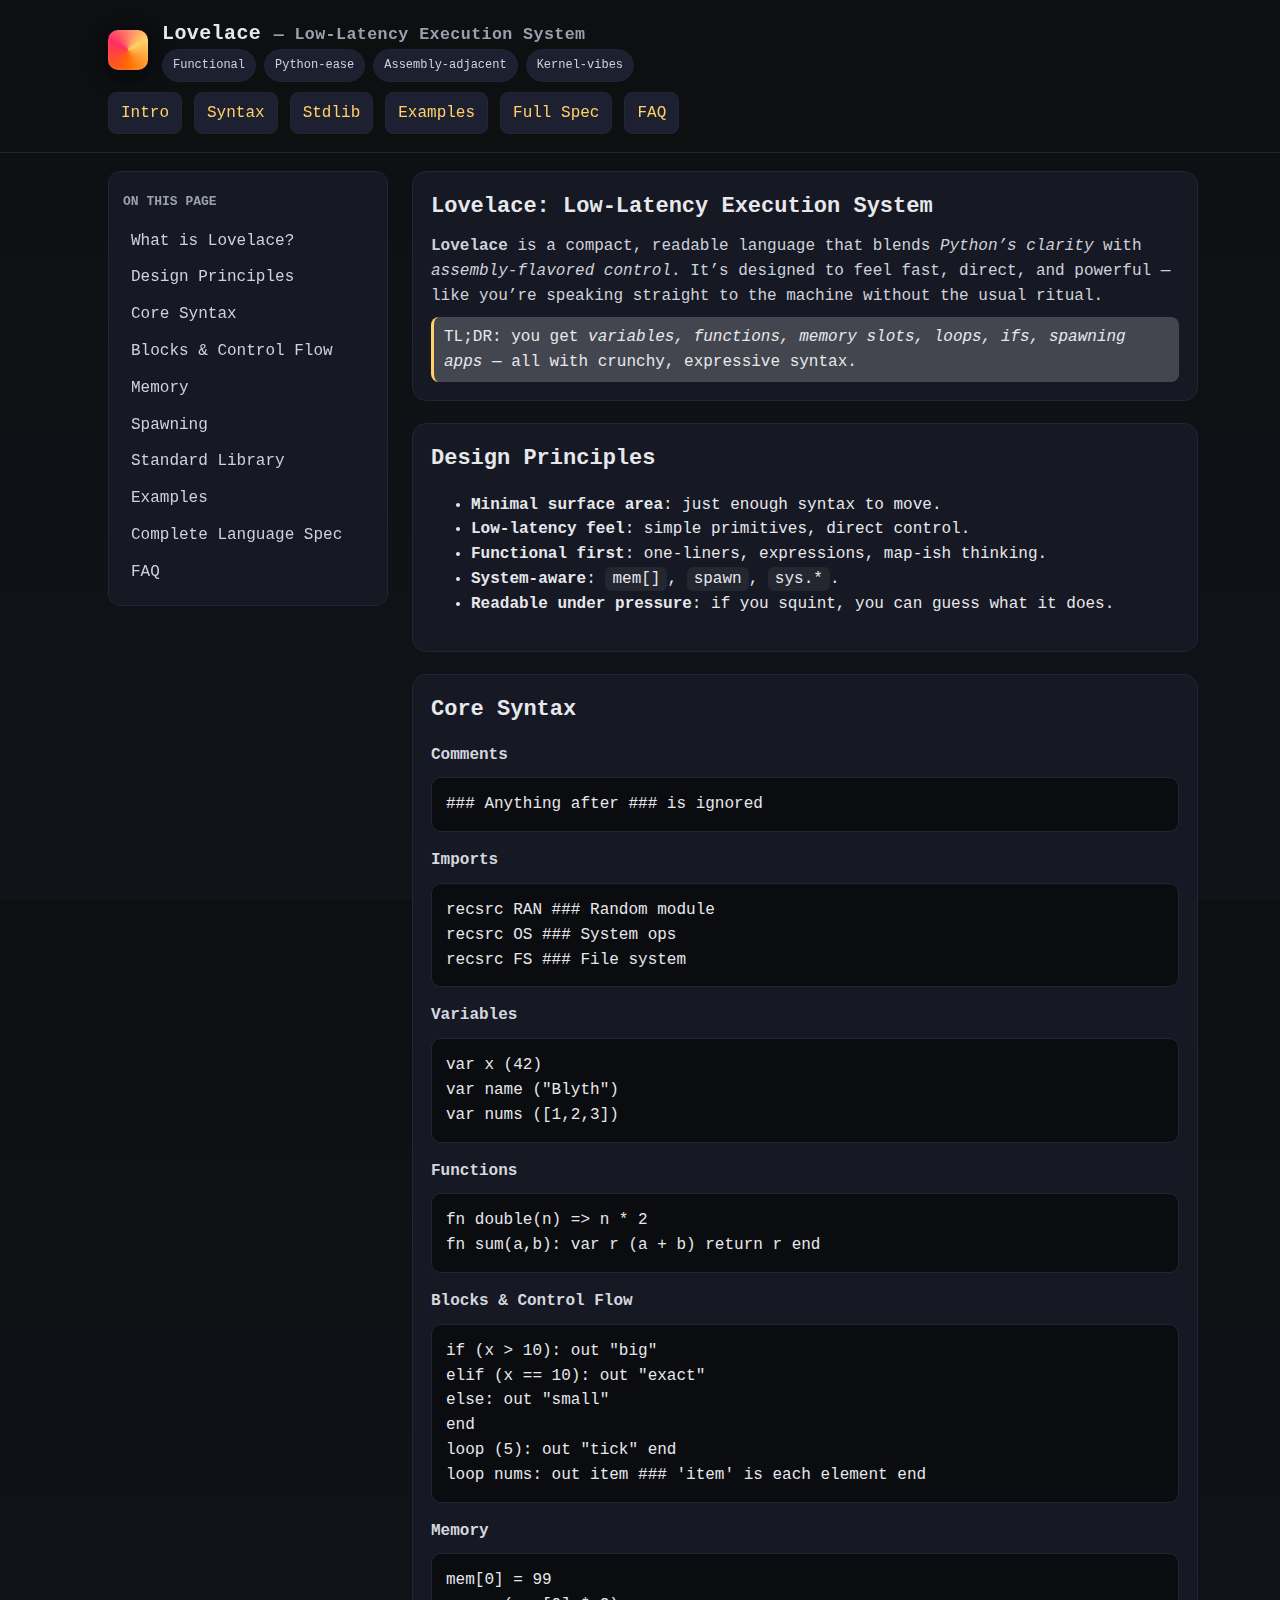
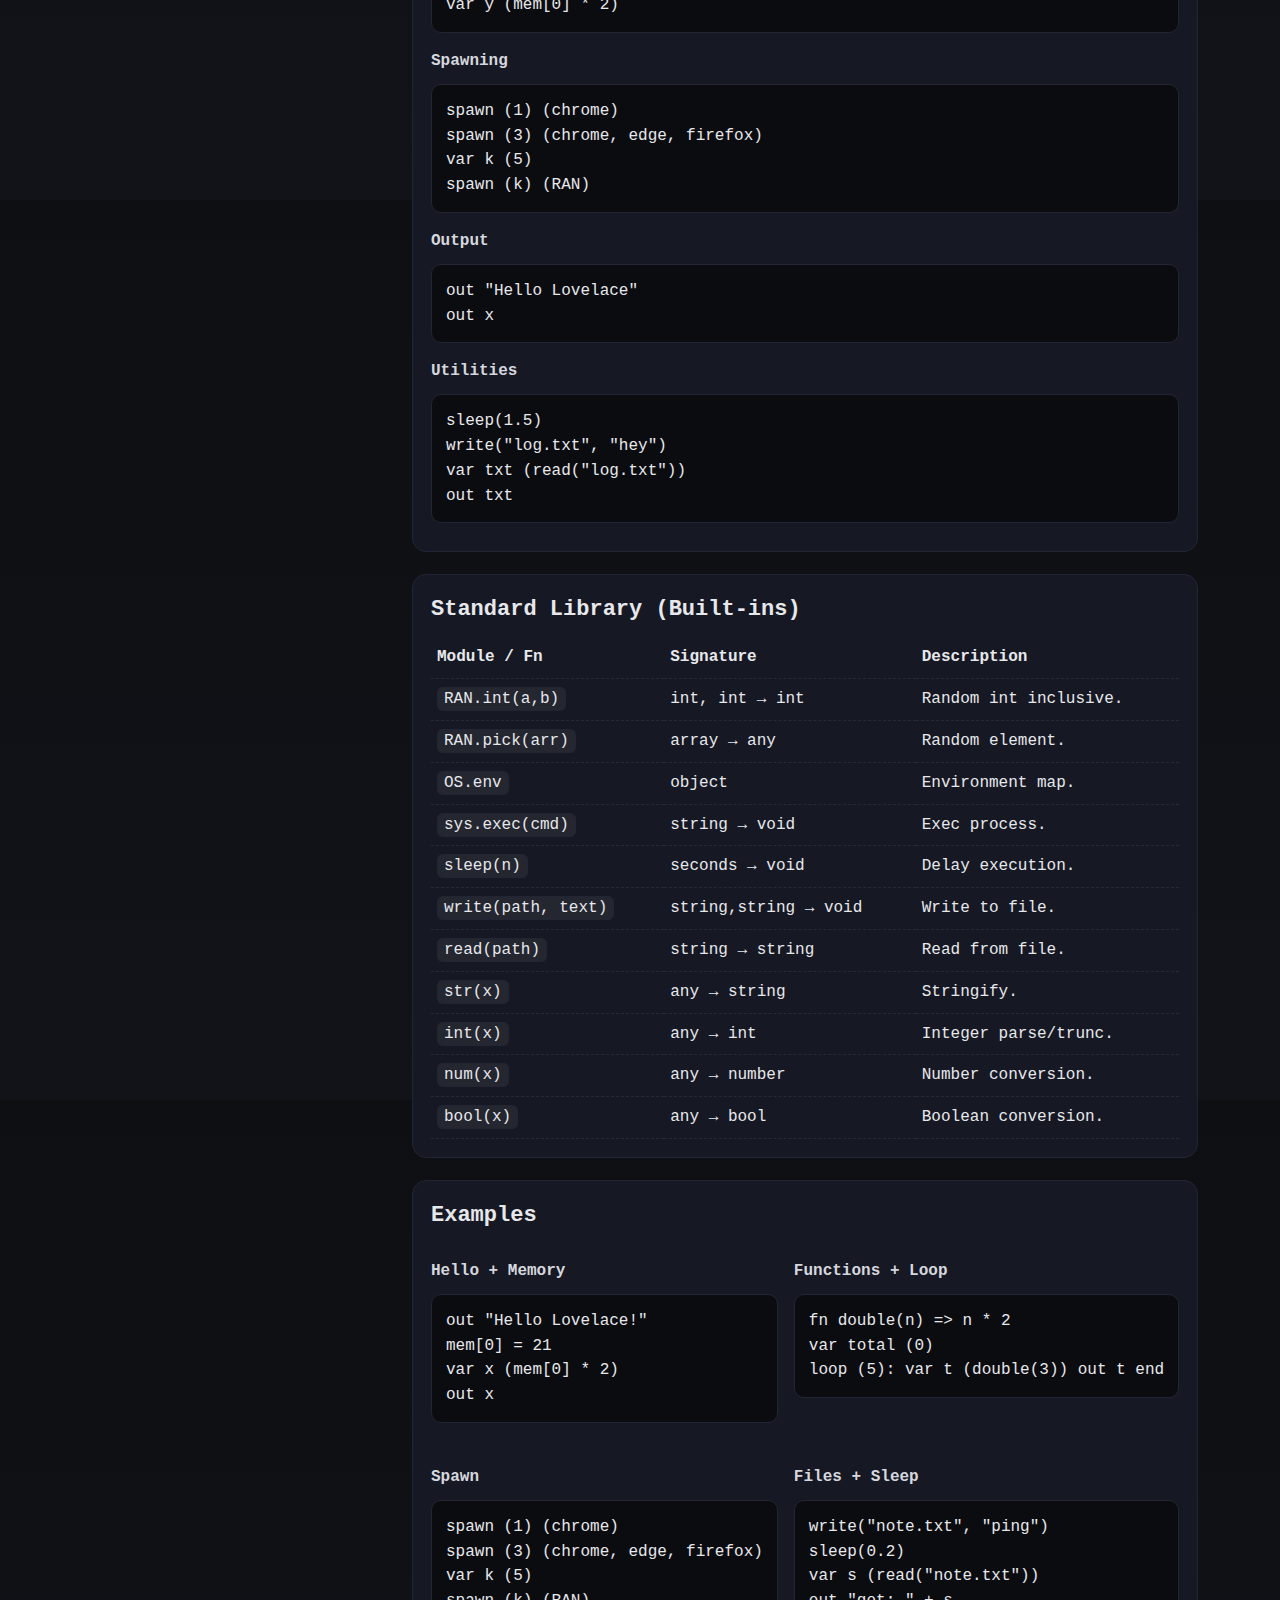
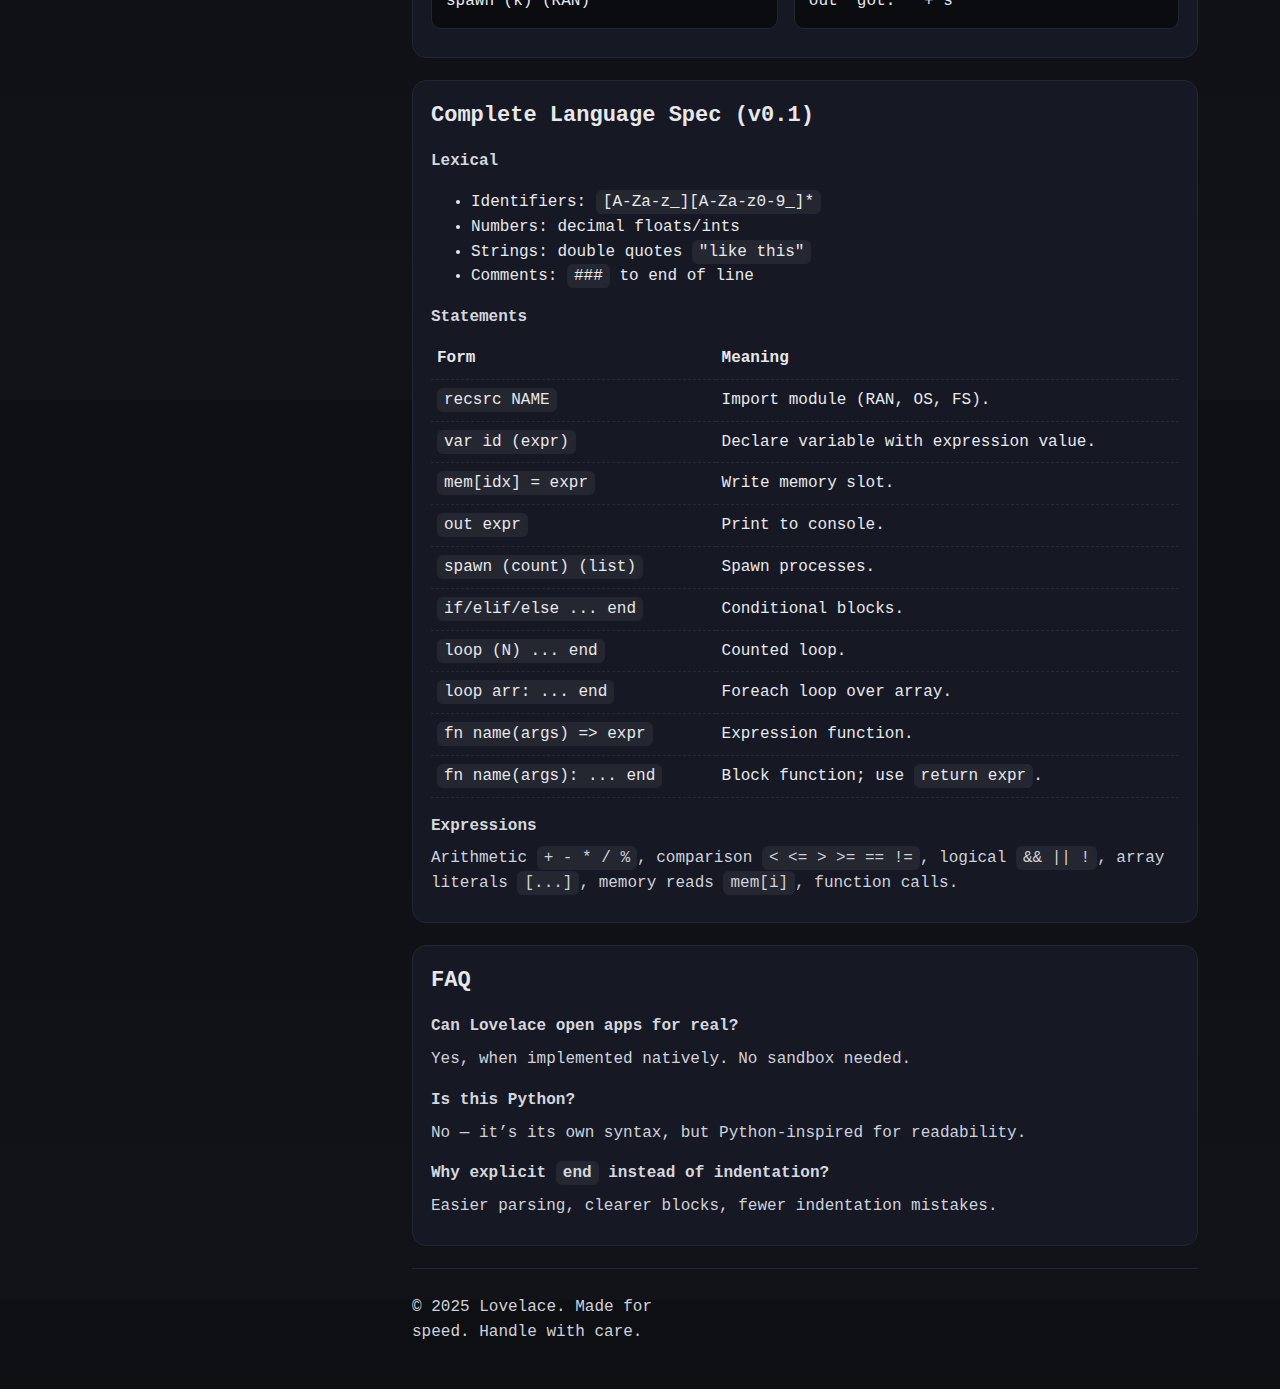
<file: index.html>
<!DOCTYPE html>
<html lang="en">
<head>
<meta charset="UTF-8" />
<meta name="viewport" content="width=device-width, initial-scale=1.0"/>
<title>Lovelace — Low-Latency Execution System</title>
<style>
:root{
  --bg:#0e0f12;
  --bg2:#121319;
  --panel:#161823;
  --ink:#e7e8ec;
  --muted:#9aa0ad;
  --brand:#ff6a00;
  --accent:#ffd166;
  --ok:#25d366;
  --warn:#ffb300;
  --err:#ff4d4f;
  --code:#0b0c10;
  --line:#222533;
  --chip:#1d2030;
}
*{box-sizing:border-box}
html,body{height:100%}
body{
  margin:0;
  background:linear-gradient(180deg,var(--bg),var(--bg2));
  color:var(--ink);
  font:16px/1.55 ui-monospace,SFMono-Regular,Menlo,Consolas,"Liberation Mono",monospace;
}
a{color:var(--accent);text-decoration:none}
a:hover{text-decoration:underline}
header{
  position:sticky;
  top:0;
  z-index:5;
  background:#0e0f12cc;
  backdrop-filter: blur(8px);
  border-bottom:1px solid var(--line);
}
.wrap{max-width:1100px;margin:0 auto;padding:18px 18px}
.brand{display:flex;align-items:center;gap:14px}
.logo{
  width:40px;height:40px;border-radius:10px;
  background: conic-gradient(from 180deg,var(--brand),#ff2e63,var(--accent),var(--brand));
  box-shadow:0 0 0 2px #ffffff0d inset,0 6px 20px #0008;
}
.brand h1{margin:0;font-size:20px;letter-spacing:0.4px}
.brand small{color:var(--muted)}
nav{
  display:flex;gap:12px;flex-wrap:wrap;margin-top:10px
}
nav a{
  padding:8px 12px;
  border:1px solid var(--line);
  border-radius:8px;
  background:var(--chip)
}
main .wrap{display:grid;grid-template-columns:280px 1fr;gap:24px}
@media (max-width: 980px){
  main .wrap{grid-template-columns:1fr}
}
.toc{
  position:sticky;
  top:92px;
  align-self:start;
  border:1px solid var(--line);
  background:var(--panel);
  border-radius:12px;
  padding:14px;
  max-height:calc(100vh - 110px);
  overflow:auto
}
.toc h3{margin:6px 0 10px;color:var(--muted);font-weight:600;font-size:13px;text-transform:uppercase}
.toc a{display:block;padding:6px 8px;border-radius:6px;color:#cfd2db}
.toc a:hover{background:#ffffff08}
section{
  border:1px solid var(--line);
  background:var(--panel);
  border-radius:14px;
  padding:18px;
  margin-bottom:22px
}
h2{margin:0 0 10px;font-size:22px}
h3{margin:16px 0 8px;font-size:16px;color:#d5d7df}
p{margin:8px 0;color:#cfd2db}
.chips{display:flex;flex-wrap:wrap;gap:8px}
.chip{
  background:var(--chip);
  border:1px solid var(--line);
  padding:6px 10px;
  border-radius:999px;
  color:#cfd2db;
  font-size:12px
}
pre,code,kbd,samp{font-family:inherit}
pre{
  margin:10px 0;
  background:var(--code);
  border:1px solid var(--line);
  border-radius:10px;
  padding:14px;
  overflow:auto
}
code{background:#ffffff10;border:1px solid var(--line);padding:2px 6px;border-radius:6px}
.grid{display:grid;gap:16px}
.cols-2{grid-template-columns:1fr 1fr}
@media (max-width: 980px){
  .cols-2{grid-template-columns:1fr}
}
.note{border-left:3px solid var(--accent);padding:8px 10px;background:#fff3; border-radius:8px}
.ok{color:var(--ok)}
.warn{color:var(--warn)}
.err{color:var(--err)}
footer{border-top:1px solid var(--line);color:#9097a6}
.kbd{padding:2px 6px;border:1px solid var(--line);border-radius:6px;background:#0005}
.table{width:100%;border-collapse:collapse}
.table th,.table td{border-bottom:1px dashed #ffffff13;padding:8px 6px;text-align:left}
.muted{color:var(--muted)}
</style>
</head>
<body>
<header>
<div class="wrap">
<div class="brand">
<div class="logo" aria-hidden="true"></div>
<div>
<h1>Lovelace <small>— Low-Latency Execution System</small></h1>
<div class="chips">
<span class="chip">Functional</span>
<span class="chip">Python-ease</span>
<span class="chip">Assembly-adjacent</span>
<span class="chip">Kernel-vibes</span>
</div>
</div>
</div>
<nav>
<a href="#intro">Intro</a>
<a href="#syntax">Syntax</a>
<a href="#stdlib">Stdlib</a>
<a href="#examples">Examples</a>
<a href="#spec">Full Spec</a>
<a href="#faq">FAQ</a>
</nav>
</div>
</header>
<main>
<div class="wrap">
<aside class="toc">
<h3>On this page</h3>
<a href="#intro">What is Lovelace?</a>
<a href="#principles">Design Principles</a>
<a href="#syntax">Core Syntax</a>
<a href="#blocks">Blocks & Control Flow</a>
<a href="#memory">Memory</a>
<a href="#process">Spawning</a>
<a href="#stdlib">Standard Library</a>
<a href="#examples">Examples</a>
<a href="#spec">Complete Language Spec</a>
<a href="#faq">FAQ</a>
</aside>
<div>
<section id="intro">
<h2>Lovelace: Low-Latency Execution System</h2>
<p>
<strong>Lovelace</strong> is a compact, readable language that blends <em>Python’s clarity</em> with <em>assembly-flavored control</em>. It’s designed to feel fast, direct, and powerful — like you’re speaking straight to the machine without the usual ritual.
</p>
<div class="note">
TL;DR: you get <em>variables, functions, memory slots, loops, ifs, spawning apps</em> — all with crunchy, expressive syntax.
</div>
</section>
<section id="principles">
<h2>Design Principles</h2>
<ul>
<li><strong>Minimal surface area</strong>: just enough syntax to move.</li>
<li><strong>Low-latency feel</strong>: simple primitives, direct control.</li>
<li><strong>Functional first</strong>: one-liners, expressions, map-ish thinking.</li>
<li><strong>System-aware</strong>: <code>mem[]</code>, <code>spawn</code>, <code>sys.*</code>.</li>
<li><strong>Readable under pressure</strong>: if you squint, you can guess what it does.</li>
</ul>
</section>
<section id="syntax">
<h2>Core Syntax</h2>
<h3>Comments</h3>
<pre>### Anything after ### is ignored</pre>
<h3>Imports</h3>
<pre>recsrc RAN ### Random module
recsrc OS ### System ops
recsrc FS ### File system</pre>
<h3>Variables</h3>
<pre>var x (42)
var name ("Blyth")
var nums ([1,2,3])</pre>
<h3>Functions</h3>
<pre>fn double(n) => n * 2
fn sum(a,b): var r (a + b) return r end</pre>
<h3 id="blocks">Blocks & Control Flow</h3>
<pre>if (x > 10): out "big"
elif (x == 10): out "exact"
else: out "small"
end
loop (5): out "tick" end
loop nums: out item ### 'item' is each element end</pre>
<h3 id="memory">Memory</h3>
<pre>mem[0] = 99
var y (mem[0] * 2)</pre>
<h3 id="process">Spawning</h3>
<pre>spawn (1) (chrome)
spawn (3) (chrome, edge, firefox)
var k (5)
spawn (k) (RAN)</pre>
<h3>Output</h3>
<pre>out "Hello Lovelace"
out x</pre>
<h3>Utilities</h3>
<pre>sleep(1.5)
write("log.txt", "hey")
var txt (read("log.txt"))
out txt</pre>
</section>
<section id="stdlib">
<h2>Standard Library (Built-ins)</h2>
<table class="table">
<tr><th>Module / Fn</th><th>Signature</th><th>Description</th></tr>
<tr><td><code>RAN.int(a,b)</code></td><td>int, int → int</td><td>Random int inclusive.</td></tr>
<tr><td><code>RAN.pick(arr)</code></td><td>array → any</td><td>Random element.</td></tr>
<tr><td><code>OS.env</code></td><td>object</td><td>Environment map.</td></tr>
<tr><td><code>sys.exec(cmd)</code></td><td>string → void</td><td>Exec process.</td></tr>
<tr><td><code>sleep(n)</code></td><td>seconds → void</td><td>Delay execution.</td></tr>
<tr><td><code>write(path, text)</code></td><td>string,string → void</td><td>Write to file.</td></tr>
<tr><td><code>read(path)</code></td><td>string → string</td><td>Read from file.</td></tr>
<tr><td><code>str(x)</code></td><td>any → string</td><td>Stringify.</td></tr>
<tr><td><code>int(x)</code></td><td>any → int</td><td>Integer parse/trunc.</td></tr>
<tr><td><code>num(x)</code></td><td>any → number</td><td>Number conversion.</td></tr>
<tr><td><code>bool(x)</code></td><td>any → bool</td><td>Boolean conversion.</td></tr>
</table>
</section>
<section id="examples">
<h2>Examples</h2>
<div class="grid cols-2">
<div>
<h3>Hello + Memory</h3>
<pre>out "Hello Lovelace!"
mem[0] = 21
var x (mem[0] * 2)
out x</pre>
</div>
<div>
<h3>Functions + Loop</h3>
<pre>fn double(n) => n * 2
var total (0)
loop (5): var t (double(3)) out t end</pre>
</div>
<div>
<h3>Spawn</h3>
<pre>spawn (1) (chrome)
spawn (3) (chrome, edge, firefox)
var k (5)
spawn (k) (RAN)</pre>
</div>
<div>
<h3>Files + Sleep</h3>
<pre>write("note.txt", "ping")
sleep(0.2)
var s (read("note.txt"))
out "got: " + s</pre>
</div>
</div>
</section>
<section id="spec">
<h2>Complete Language Spec (v0.1)</h2>
<h3>Lexical</h3>
<ul>
<li>Identifiers: <code>[A-Za-z_][A-Za-z0-9_]*</code></li>
<li>Numbers: decimal floats/ints</li>
<li>Strings: double quotes <code>"like this"</code></li>
<li>Comments: <code>###</code> to end of line</li>
</ul>
<h3>Statements</h3>
<table class="table">
<tr><th>Form</th><th>Meaning</th></tr>
<tr><td><code>recsrc NAME</code></td><td>Import module (RAN, OS, FS).</td></tr>
<tr><td><code>var id (expr)</code></td><td>Declare variable with expression value.</td></tr>
<tr><td><code>mem[idx] = expr</code></td><td>Write memory slot.</td></tr>
<tr><td><code>out expr</code></td><td>Print to console.</td></tr>
<tr><td><code>spawn (count) (list)</code></td><td>Spawn processes.</td></tr>
<tr><td><code>if/elif/else ... end</code></td><td>Conditional blocks.</td></tr>
<tr><td><code>loop (N) ... end</code></td><td>Counted loop.</td></tr>
<tr><td><code>loop arr: ... end</code></td><td>Foreach loop over array.</td></tr>
<tr><td><code>fn name(args) =&gt; expr</code></td><td>Expression function.</td></tr>
<tr><td><code>fn name(args): ... end</code></td><td>Block function; use <code>return expr</code>.</td></tr>
</table>
<h3>Expressions</h3>
<p>Arithmetic <code>+ - * / %</code>, comparison <code>&lt; &lt;= &gt; &gt;= == !=</code>, logical <code>&amp;&amp; || !</code>, array literals <code>[...]</code>, memory reads <code>mem[i]</code>, function calls.</p>
</section>
<section id="faq">
<h2>FAQ</h2>
<h3>Can Lovelace open apps for real?</h3>
<p>Yes, when implemented natively. No sandbox needed.</p>
<h3>Is this Python?</h3>
<p>No — it’s its own syntax, but Python-inspired for readability.</p>
<h3>Why explicit <code>end</code> instead of indentation?</h3>
<p>Easier parsing, clearer blocks, fewer indentation mistakes.</p>
</section>
<footer class="wrap" style="margin:0;padding:18px 0">
<p>© 2025 Lovelace. Made for speed. Handle with care.</p>
</footer>
</div>
</div>
</main>
</body>
</html>
</file>
